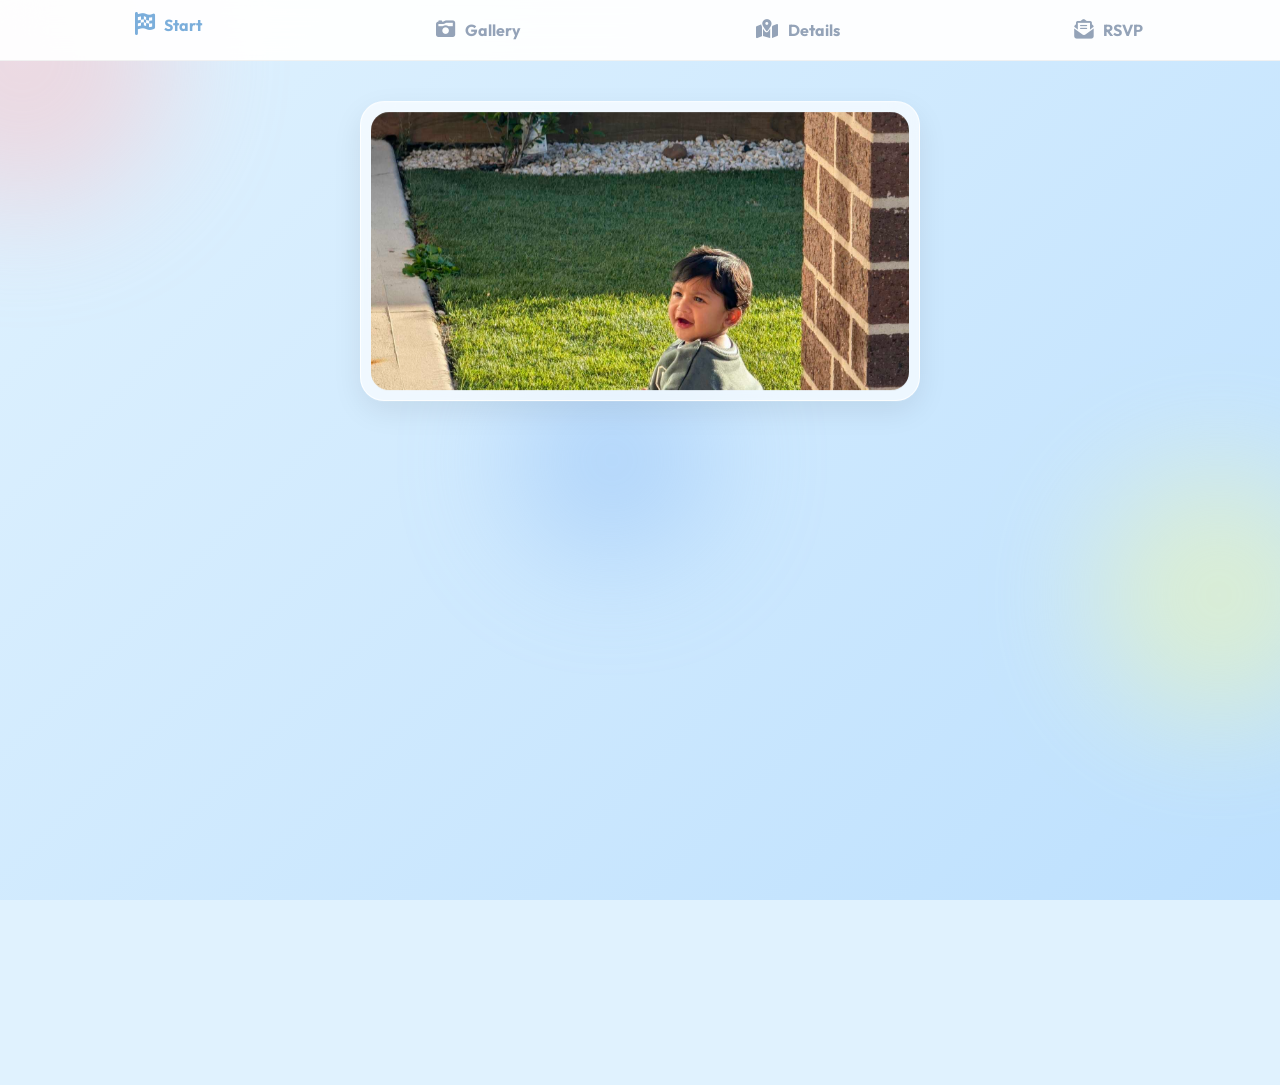
<file: index.html>
<!DOCTYPE html>
<html lang="en">
<head>
    <meta charset="UTF-8">
    <meta name="viewport" content="width=device-width, initial-scale=1.0, maximum-scale=1.0, user-scalable=no">
    
    <title>Yasir's First Lap!</title>
    <meta name="title" content="Yasir's First Lap!">
    <meta name="description" content="Join us to celebrate Yasir's 1st Birthday! Click to view details, RSVP, and see our photo gallery.">

    <meta property="og:type" content="website">
    <meta property="og:url" content="https://tahsinurrahman2011-ship-it.github.io/birthday-invite/">
    <meta property="og:title" content="Yasir's First Lap!">
    <meta property="og:description" content="Join us to celebrate Yasir's 1st Birthday! Click to view details, RSVP, and see our photo gallery.">
    <meta property="og:image" content="https://tahsinurrahman2011-ship-it.github.io/birthday-invite/thumbnail.jpg">

    <meta name="twitter:card" content="summary_large_image">
    <meta name="twitter:url" content="https://tahsinurrahman2011-ship-it.github.io/birthday-invite/">
    <meta name="twitter:title" content="Yasir's First Lap!">
    <meta name="twitter:description" content="Join us to celebrate Yasir's 1st Birthday! Click to view details, RSVP, and see our photo gallery.">
    <meta name="twitter:image" content="https://tahsinurrahman2011-ship-it.github.io/birthday-invite/thumbnail.jpg">
    
    <link href="https://fonts.googleapis.com/css2?family=Caveat:wght@600;700&family=Outfit:wght@400;700&family=Pacifico&display=swap" rel="stylesheet">
    <link rel="stylesheet" href="https://cdnjs.cloudflare.com/ajax/libs/font-awesome/6.4.0/css/all.min.css">
    <link rel="stylesheet" href="https://cdn.jsdelivr.net/npm/swiper@11/swiper-bundle.min.css" />
    <link rel="stylesheet" href="style.css">

    <script src="https://cdnjs.cloudflare.com/ajax/libs/gsap/3.12.5/gsap.min.js"></script>
</head>
<body>

    <div id="rsvp-modal" class="modal-overlay">
        <div class="glass-card modal-content">
            <button id="close-modal" class="close-btn">&times;</button>
            <h2 class="page-title" style="font-size: 2rem; margin-top: 10px;">Pit Crew Reminder!</h2>
            <p style="margin-bottom: 10px;">Please don't forget to confirm and RSVP by the <strong>30th of April 2026</strong> so we can finalize our numbers.</p>
            <p style="font-size: 0.9rem; color: #64748b;">(You can find the RSVP form using the menu below!)</p>
        </div>
    </div>

    <div class="sky-background">
        <div class="orb orb1"></div>
        <div class="orb orb2"></div>
        <div class="orb orb3"></div>
        <div class="glass-balloon gb1"></div>
        <div class="glass-balloon gb2"></div>
        <div class="glass-balloon gb3"></div>
        <div class="glass-balloon gb4"></div>
        <div class="ghost-car"><i class="fa-solid fa-car-side"></i></div>
    </div>

    <nav class="app-nav">
        <button class="nav-item active" data-target="home"><i class="fa-solid fa-flag-checkered"></i><span>Start</span></button>
        <button class="nav-item" data-target="gallery"><i class="fa-solid fa-camera-retro"></i><span>Gallery</span></button>
        <button class="nav-item" data-target="info"><i class="fa-solid fa-map-location-dot"></i><span>Details</span></button>
        <button class="nav-item" data-target="rsvp"><i class="fa-solid fa-envelope-open-text"></i><span>RSVP</span></button>
    </nav>

    <main class="app-container">

        <section id="home" class="app-page active-page">
            
            <div class="glass-card home-photo-banner squeeze-top" style="position: relative; z-index: 10;">
                <img src="photo7.jpg" alt="Yasir on the Grass">
            </div>

            <div class="glass-card hero-card squeeze-middle" style="position: relative; z-index: 10;">
                <h2 class="subtitle">This year was a fast one...</h2>
                <h1 class="title">Yasir's First Lap</h1>
                <div class="checkered-divider"></div>
                <div id="countdown" class="countdown"></div>
            </div>

            <div class="glass-card message-card squeeze-bottom" style="position: relative; z-index: 10;">
                <h3>A Note from the Pit Crew</h3>
                <p>Welcome to our celebration! Our little Yasir is turning one, and we've loved every minute of this fast-paced adventure. Your presence is the only gift we need, and we can't wait to share his big mile-marker with you!</p>
            </div>
        </section>

        <section id="gallery" class="app-page">
            <div class="glass-card animate-card">
                <h2 class="page-title">Memory Lane</h2>
                <p class="instruction">Swipe to view Yasir's journey!</p>
                <div class="swiper mySwiper">
                    <div class="swiper-wrapper">
                        <div class="swiper-slide"><img src="photo1.jpg" alt="Family"></div>
                        <div class="swiper-slide"><img src="photo2.jpg" alt="Dad and Yasir"></div>
                        <div class="swiper-slide"><img src="photo3.jpg" alt="Yasir High Chair"></div>
                        <div class="swiper-slide"><img src="photo4.jpg" alt="Yasir Messy Face"></div>
                        <div class="swiper-slide"><img src="photo5.jpg" alt="Dad and Kids"></div>
                        <div class="swiper-slide"><img src="photo6.jpg" alt="Yasir 6 Months"></div>
                        <div class="swiper-slide"><img src="photo7.jpg" alt="Yasir on Grass"></div>
                        <div class="swiper-slide"><img src="photo8.jpg" alt="Sister Holding Yasir"></div>
                        <div class="swiper-slide"><img src="photo9.jpg" alt="Yasir 4 Months"></div>
                        <div class="swiper-slide"><img src="photo10.jpg" alt="Sister with Newborn"></div>
                    </div>
                    <div class="swiper-pagination"></div>
                </div>
            </div>

            <div class="glass-card padlet-container animate-card">
                <h3>Live Event Photo Hub</h3>
                <p>Upload your snaps here!</p>
                <iframe src="https://padlet.com/embed/eh6pgm1da64h8xdy" frameborder="0" allow="camera;microphone;geolocation" style="width:100%;height:400px;border-radius:15px;"></iframe>
            </div>
        </section>

        <section id="info" class="app-page">
            <div class="glass-card animate-card">
                <h2 class="page-title">The Starting Grid</h2>
                <div class="info-list" style="text-align: left; margin: 20px auto; max-width: 300px;">
                    <p style="margin-bottom: 15px;"><i class="fa-regular fa-calendar-days" style="color: #7baedb; margin-right: 10px; width: 20px;"></i> <strong>SATURDAY MAY 9TH</strong></p>
                    <p style="margin-bottom: 15px;"><i class="fa-regular fa-clock" style="color: #7baedb; margin-right: 10px; width: 20px;"></i> <strong>7:00 PM - 10:30 PM</strong></p>
                    <p><i class="fa-solid fa-location-dot" style="color: #7baedb; margin-right: 10px; width: 20px;"></i> <strong>KIRIP CENTER</strong><br><span style="margin-left: 35px;">135 De Rossi Blvd, Wollert</span></p>
                </div>
                <iframe src="https://maps.google.com/maps?q=135%20De%20Rossi%20Blvd,%20Wollert&t=&z=14&ie=UTF8&iwloc=&output=embed" width="100%" height="250" style="border:0; border-radius: 15px; margin-top: 15px;" allowfullscreen="" loading="lazy"></iframe>
            </div>
        </section>

        <section id="rsvp" class="app-page">
            <div class="glass-card form-container animate-card" style="padding: 10px;">
                <h2 class="page-title" style="margin-top: 15px;">RSVP & Messages</h2>
                <iframe src="https://docs.google.com/forms/d/e/1FAIpQLScUpC0IVFFCXXtxxJh6AeiCHLI0-HbjHI-yIQa-qyBwWjJUkA/viewform?embedded=true" width="100%" height="800" frameborder="0" marginheight="0" marginwidth="0">Loading…</iframe>
            </div>
        </section>

    </main>

    <script src="https://cdn.jsdelivr.net/npm/swiper@11/swiper-bundle.min.js"></script>
    <script src="script.js"></script>
</body>
</html>
</file>
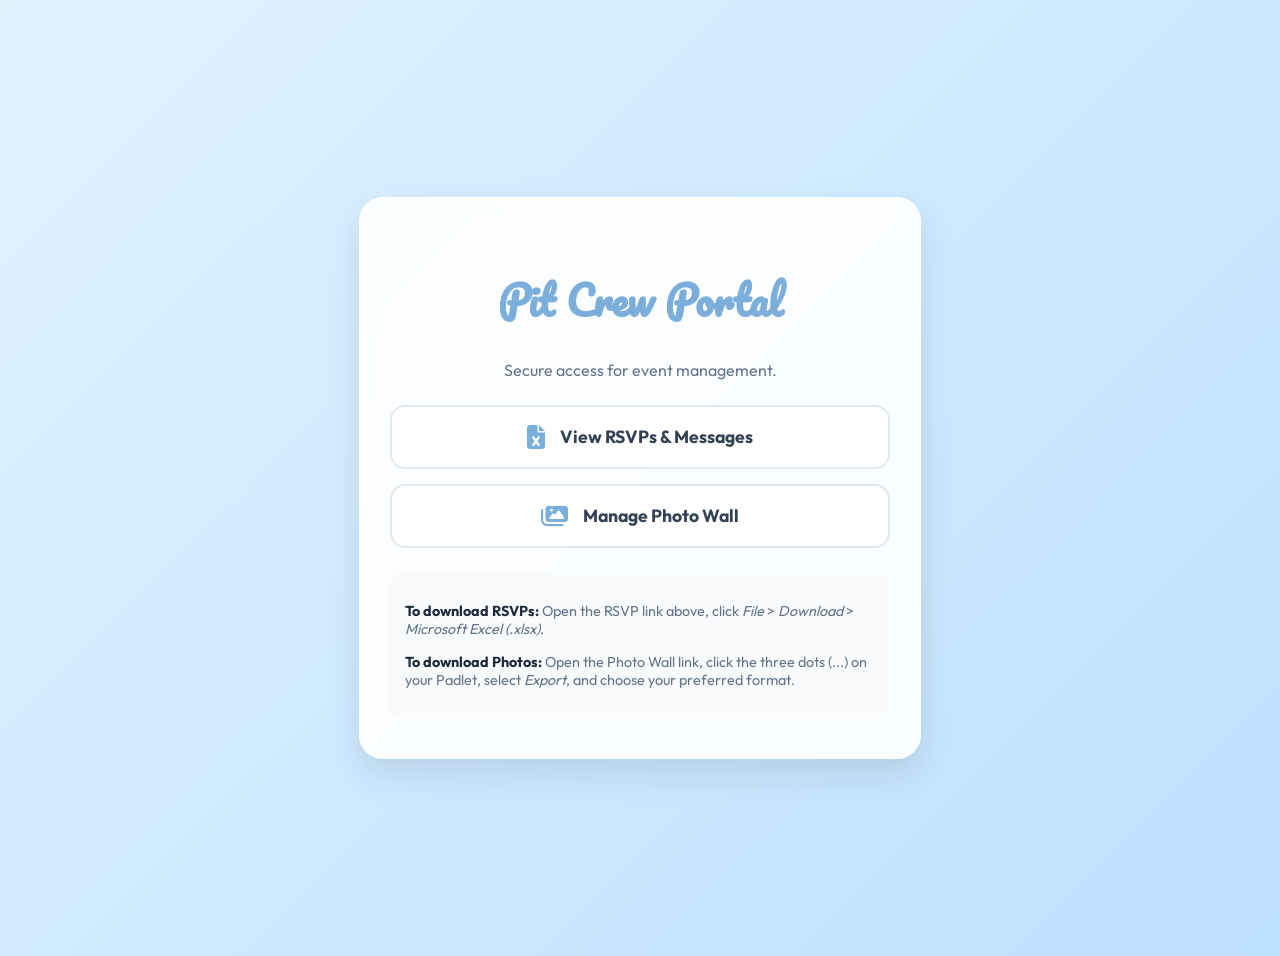
<file: admin.html>
<!DOCTYPE html>
<html lang="en">
<head>
    <meta charset="UTF-8">
    <meta name="viewport" content="width=device-width, initial-scale=1.0">
    <title>Pit Crew Control Panel</title>
    <link href="https://fonts.googleapis.com/css2?family=Outfit:wght@400;700&family=Pacifico&display=swap" rel="stylesheet">
    <link rel="stylesheet" href="https://cdnjs.cloudflare.com/ajax/libs/font-awesome/6.4.0/css/all.min.css">
    <style>
        body { 
            font-family: 'Outfit', sans-serif; 
            background: linear-gradient(135deg, #e0f2fe 0%, #bde0fe 100%);
            padding: 20px; 
            text-align: center; 
            color: #1e293b;
            min-height: 100vh;
            display: flex;
            align-items: center;
            justify-content: center;
        }
        .admin-box { 
            background: rgba(255, 255, 255, 0.9); 
            backdrop-filter: blur(10px);
            padding: 40px 30px; 
            border-radius: 24px; 
            max-width: 500px;
            width: 100%;
            box-shadow: 0 15px 35px rgba(0,0,0,0.1);
            border: 1px solid rgba(255,255,255,0.8);
        }
        h1 { font-family: 'Pacifico', cursive; color: #7baedb; margin-bottom: 25px; font-size: 2.5rem; }
        .admin-btn { 
            display: flex;
            align-items: center;
            justify-content: center;
            gap: 15px;
            margin: 15px 0;
            padding: 18px 20px;
            background-color: white;
            color: #334155;
            text-decoration: none;
            border-radius: 15px;
            font-weight: bold;
            font-size: 1.1rem;
            border: 2px solid #e2e8f0;
            transition: all 0.2s ease;
        }
        .admin-btn:hover {
            border-color: #7baedb;
            transform: translateY(-2px);
            box-shadow: 0 5px 15px rgba(123, 174, 219, 0.2);
        }
        .admin-btn i { font-size: 1.5rem; color: #7baedb; }
        .instructions { font-size: 0.9rem; color: #64748b; margin-top: 25px; text-align: left; background: #f8fafc; padding: 15px; border-radius: 10px; }
        .instructions strong { color: #1e293b; }
    </style>
</head>
<body>
    <div class="admin-box">
        <h1>Pit Crew Portal</h1>
        <p style="margin-bottom: 25px; color: #64748b;">Secure access for event management.</p>
        
        <a href="YOUR_GOOGLE_SHEET_URL" target="_blank" class="admin-btn">
            <i class="fa-solid fa-file-excel"></i> View RSVPs & Messages
        </a>
        
        <a href="https://padlet.com/dashboard" target="_blank" class="admin-btn">
            <i class="fa-solid fa-images"></i> Manage Photo Wall
        </a>

        <div class="instructions">
            <p><strong>To download RSVPs:</strong> Open the RSVP link above, click <em>File</em> > <em>Download</em> > <em>Microsoft Excel (.xlsx)</em>.</p>
            <p style="margin-top: 10px;"><strong>To download Photos:</strong> Open the Photo Wall link, click the three dots (...) on your Padlet, select <em>Export</em>, and choose your preferred format.</p>
        </div>
    </div>
</body>
</html>
</file>
<file: style.css>
:root {
    --light-blue: #e0f2fe;
    --primary-blue: #7baedb;
    --dark-text: #1e293b;
}

* { box-sizing: border-box; margin: 0; padding: 0; font-family: 'Outfit', sans-serif; }

body {
    background-color: var(--light-blue);
    color: var(--dark-text);
    overflow-x: hidden;
    -webkit-tap-highlight-color: transparent;
}

/* FIX: Forces cards to be invisible on initial load to stop the "Flash" */
.squeeze-top, .squeeze-middle, .squeeze-bottom { opacity: 0; }

/* Elegant CSS Background */
.sky-background {
    position: fixed; top: 0; left: 0; width: 100vw; height: 100vh; z-index: -1;
    background: linear-gradient(135deg, #e0f2fe 0%, #bde0fe 100%);
    overflow: hidden;
}

/* Glowing Orbs */
.orb {
    position: absolute; border-radius: 50%; filter: blur(60px); opacity: 0.4;
    animation: drift 20s infinite alternate ease-in-out;
}
.orb1 { width: 300px; height: 300px; background: #ffb6b9; top: -10%; left: -10%; } 
.orb2 { width: 250px; height: 250px; background: #fdfd96; bottom: 20%; right: -5%; animation-duration: 25s; } 
.orb3 { width: 200px; height: 200px; background: #84b6f4; top: 40%; left: 40%; animation-duration: 30s; } 

@keyframes drift {
    0% { transform: translate(0, 0) scale(1); }
    100% { transform: translate(50px, 50px) scale(1.1); }
}

/* Elegant Glass Balloons */
.glass-balloon {
    position: absolute; bottom: -100px; width: 45px; height: 55px;
    border-radius: 50% 50% 50% 50% / 40% 40% 60% 60%;
    background: rgba(255, 255, 255, 0.2);
    backdrop-filter: blur(5px); -webkit-backdrop-filter: blur(5px);
    border: 1px solid rgba(255, 255, 255, 0.6);
    box-shadow: inset -5px -5px 15px rgba(255,255,255,0.7), 0 4px 10px rgba(0,0,0,0.05);
    animation: aestheticFloat 16s linear infinite; z-index: 1;
}
.glass-balloon::after { content: ''; position: absolute; top: 100%; left: 50%; width: 1px; height: 40px; background: rgba(255, 255, 255, 0.6); }
.gb1 { left: 15%; animation-duration: 18s; animation-delay: 0s; background: rgba(255, 182, 185, 0.3); } 
.gb2 { left: 80%; animation-duration: 22s; animation-delay: 4s; background: rgba(253, 253, 150, 0.3); } 
.gb3 { left: 40%; animation-duration: 19s; animation-delay: 8s; background: rgba(132, 182, 244, 0.3); } 
.gb4 { left: 65%; animation-duration: 25s; animation-delay: 2s; background: rgba(152, 255, 152, 0.3); } 

@keyframes aestheticFloat {
    0% { transform: translateY(0) rotate(-5deg); opacity: 0; }
    10% { opacity: 1; }
    50% { transform: translateY(-50vh) rotate(5deg); }
    90% { opacity: 1; }
    100% { transform: translateY(-110vh) rotate(-5deg); opacity: 0; }
}

/* Sleek Silhouette Race Car */
.ghost-car {
    position: absolute; bottom: 18%; left: -150px; font-size: 3.5rem;
    color: rgba(255, 255, 255, 0.8); filter: drop-shadow(0 4px 10px rgba(0,0,0,0.1));
    animation: aestheticZoom 14s cubic-bezier(0.4, 0, 0.2, 1) infinite; z-index: 1;
}

@keyframes aestheticZoom {
    0% { transform: translateX(-100px); opacity: 0; }
    5% { opacity: 1; }
    30% { transform: translateX(35vw); } 
    45% { transform: translateX(35vw); } 
    70% { transform: translateX(120vw); opacity: 1;} 
    100% { transform: translateX(120vw); opacity: 0; }
}

/* --- RSVP POP-UP MODAL --- */
.modal-overlay {
    position: fixed; top: 0; left: 0; width: 100vw; height: 100vh;
    background: rgba(0, 0, 0, 0.4); backdrop-filter: blur(8px); -webkit-backdrop-filter: blur(8px);
    display: none; justify-content: center; align-items: center;
    z-index: 9999; padding: 20px; opacity: 0; /* JS handles fade in */
}

.modal-content {
    position: relative; max-width: 450px; width: 100%;
    animation: none; /* Stops the hover float so it's easy to read */
}

.close-btn {
    position: absolute; top: 15px; right: 20px;
    background: none; border: none; font-size: 2.2rem; line-height: 1;
    color: var(--primary-blue); cursor: pointer; transition: 0.2s;
}
.close-btn:hover { color: var(--dark-text); transform: scale(1.1); }

/* App Layout */
.app-container { padding: 20px; padding-bottom: 100px; max-width: 600px; margin: 0 auto; }
.app-page { display: none; }
.app-page.active-page { display: block; }

/* Premium Glass Cards */
.glass-card {
    background: rgba(255, 255, 255, 0.65); backdrop-filter: blur(16px); -webkit-backdrop-filter: blur(16px);
    border: 1px solid rgba(255, 255, 255, 0.9); border-radius: 24px; padding: 30px 20px;
    margin-bottom: 25px; box-shadow: 0 10px 30px rgba(0, 0, 0, 0.08); text-align: center;
    animation: floatCard 6s infinite ease-in-out;
}
.glass-card:nth-child(2) { animation-delay: 1s; }

@keyframes floatCard {
    0% { transform: translateY(0px); }
    50% { transform: translateY(-8px); }
    100% { transform: translateY(0px); }
}

/* The Frosted Photo Banner */
.home-photo-banner { padding: 10px; width: 100%; height: 300px; }
.home-photo-banner img { width: 100%; height: 100%; object-fit: cover; border-radius: 18px; }

/* Typography */
.subtitle { font-family: 'Caveat', cursive; font-size: 2.2rem; color: #64748b; font-weight: 600; margin-bottom: -10px; }
.title { font-family: 'Pacifico', cursive; font-size: 3rem; color: var(--primary-blue); text-shadow: 2px 2px 0px white; line-height: 1.2; }
.page-title { font-family: 'Pacifico', cursive; font-size: 2.5rem; color: var(--primary-blue); margin-bottom: 15px; }
h3 { font-family: 'Pacifico', cursive; font-size: 1.8rem; color: var(--primary-blue); margin-bottom: 10px; }
p { font-size: 1.1rem; line-height: 1.6; color: var(--dark-text); }
.instruction { color: #64748b; font-size: 0.9rem; margin-bottom: 10px; }
.countdown { font-family: 'Outfit', sans-serif; font-size: 2rem; font-weight: 700; color: var(--primary-blue); letter-spacing: 2px; }

.checkered-divider {
    height: 15px; width: 100%; margin: 20px 0;
    background-image: linear-gradient(45deg, #cbd5e1 25%, transparent 25%, transparent 75%, #cbd5e1 75%, #cbd5e1), 
                      linear-gradient(45deg, #cbd5e1 25%, transparent 25%, transparent 75%, #cbd5e1 75%, #cbd5e1);
    background-size: 20px 20px; background-position: 0 0, 10px 10px; opacity: 0.4; border-radius: 10px;
}

/* Swiper Slider */
.swiper { width: 100%; padding-top: 20px; padding-bottom: 40px; }
.swiper-slide {
    display: flex; align-items: center; justify-content: center;
    border-radius: 18px; box-shadow: 0 10px 20px rgba(0,0,0,0.15); background: white; padding: 10px;
}
.swiper-slide img { width: 100%; border-radius: 12px; object-fit: cover; aspect-ratio: 3/4; }

/* Bottom App Navigation */
.app-nav {
    position: fixed; bottom: 0; left: 0; width: 100%; z-index: 1000;
    background: rgba(255, 255, 255, 0.95); backdrop-filter: blur(20px); border-top: 1px solid rgba(0,0,0,0.05); 
    display: flex; justify-content: space-around; padding: 15px 10px 25px 10px; 
}
.nav-item {
    background: none; border: none; display: flex; flex-direction: column; align-items: center;
    color: #94a3b8; font-size: 1.2rem; cursor: pointer; transition: 0.3s;
}
.nav-item span { font-size: 0.75rem; font-weight: 700; margin-top: 5px; }
.nav-item.active { color: var(--primary-blue); transform: translateY(-5px); }
.nav-item.active i { transform: scale(1.2); }

@media (min-width: 768px) {
    .app-container { padding-top: 100px; }
    .app-nav { top: 0; bottom: auto; padding: 20px; border-top: none; border-bottom: 1px solid rgba(0,0,0,0.05); }
    .nav-item { flex-direction: row; gap: 10px; font-size: 1.2rem; }
    .nav-item span { font-size: 1rem; margin-top: 0; }
}
</file>
